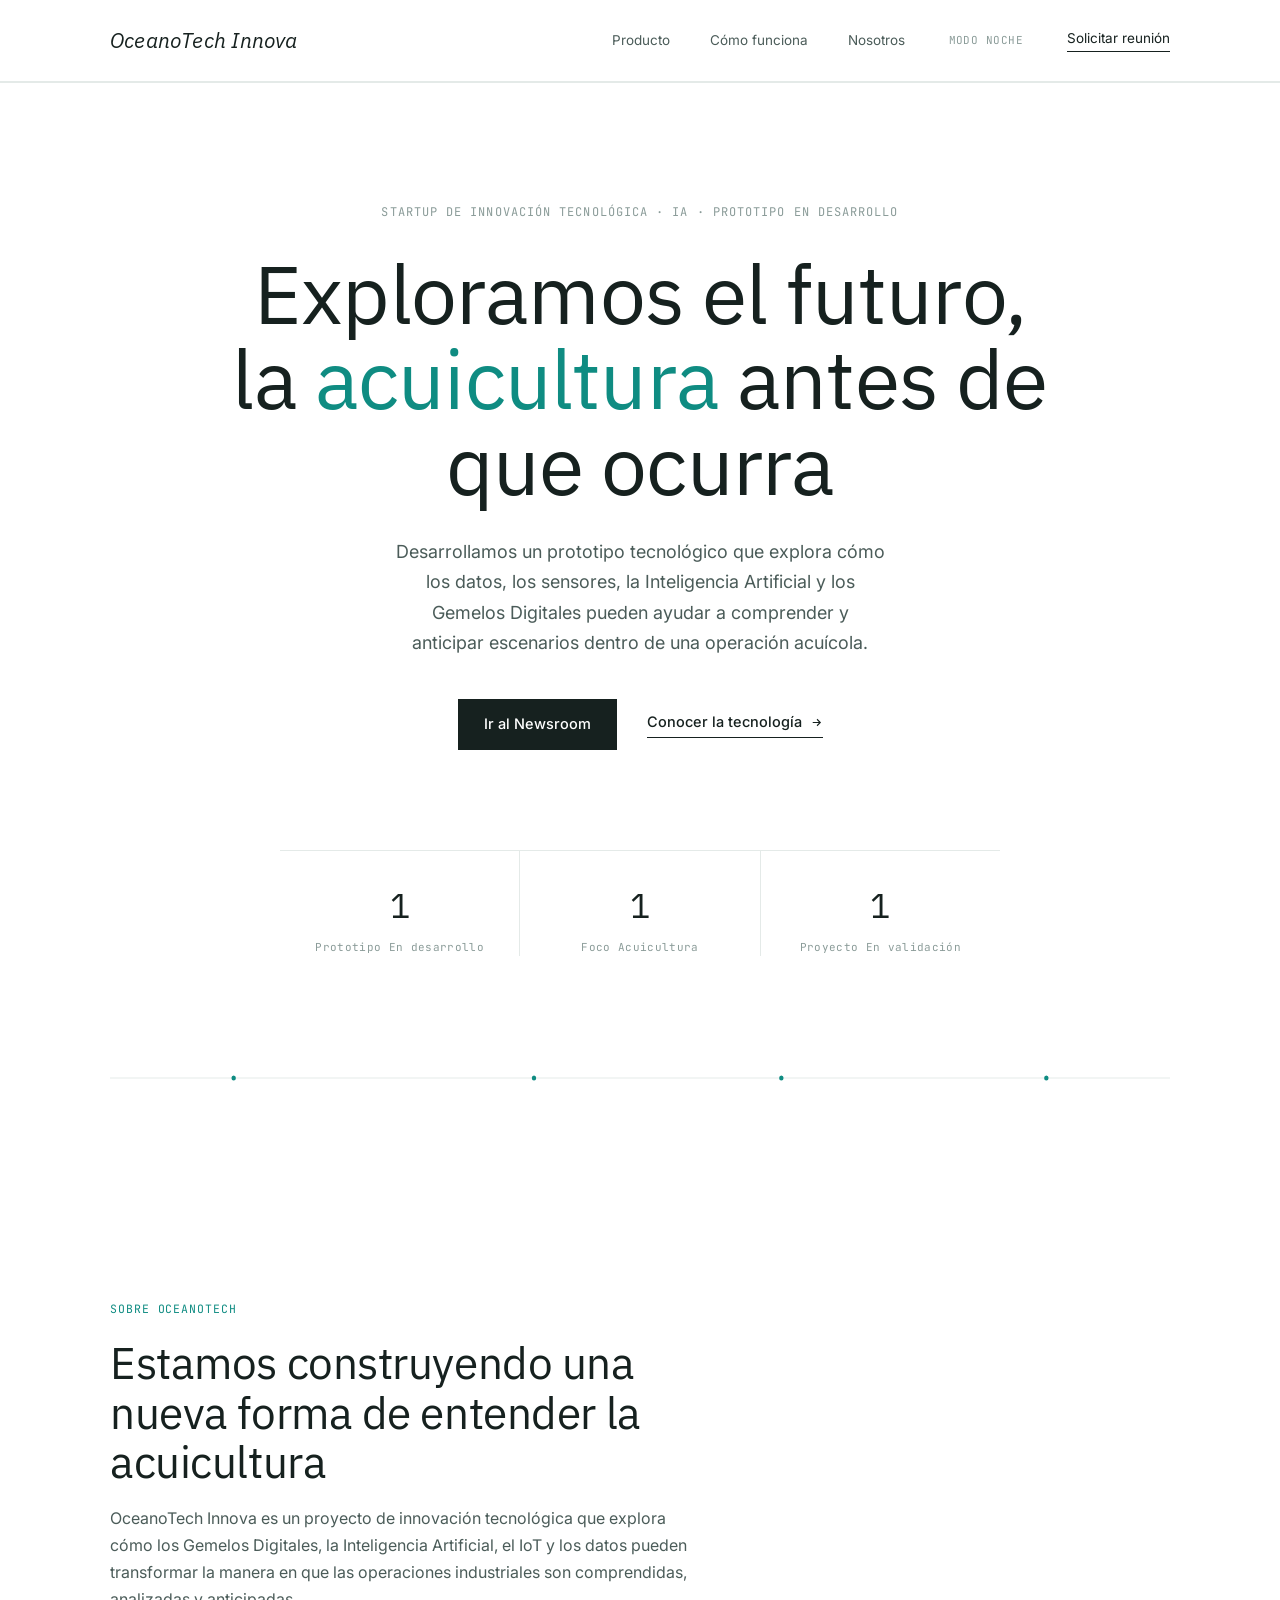
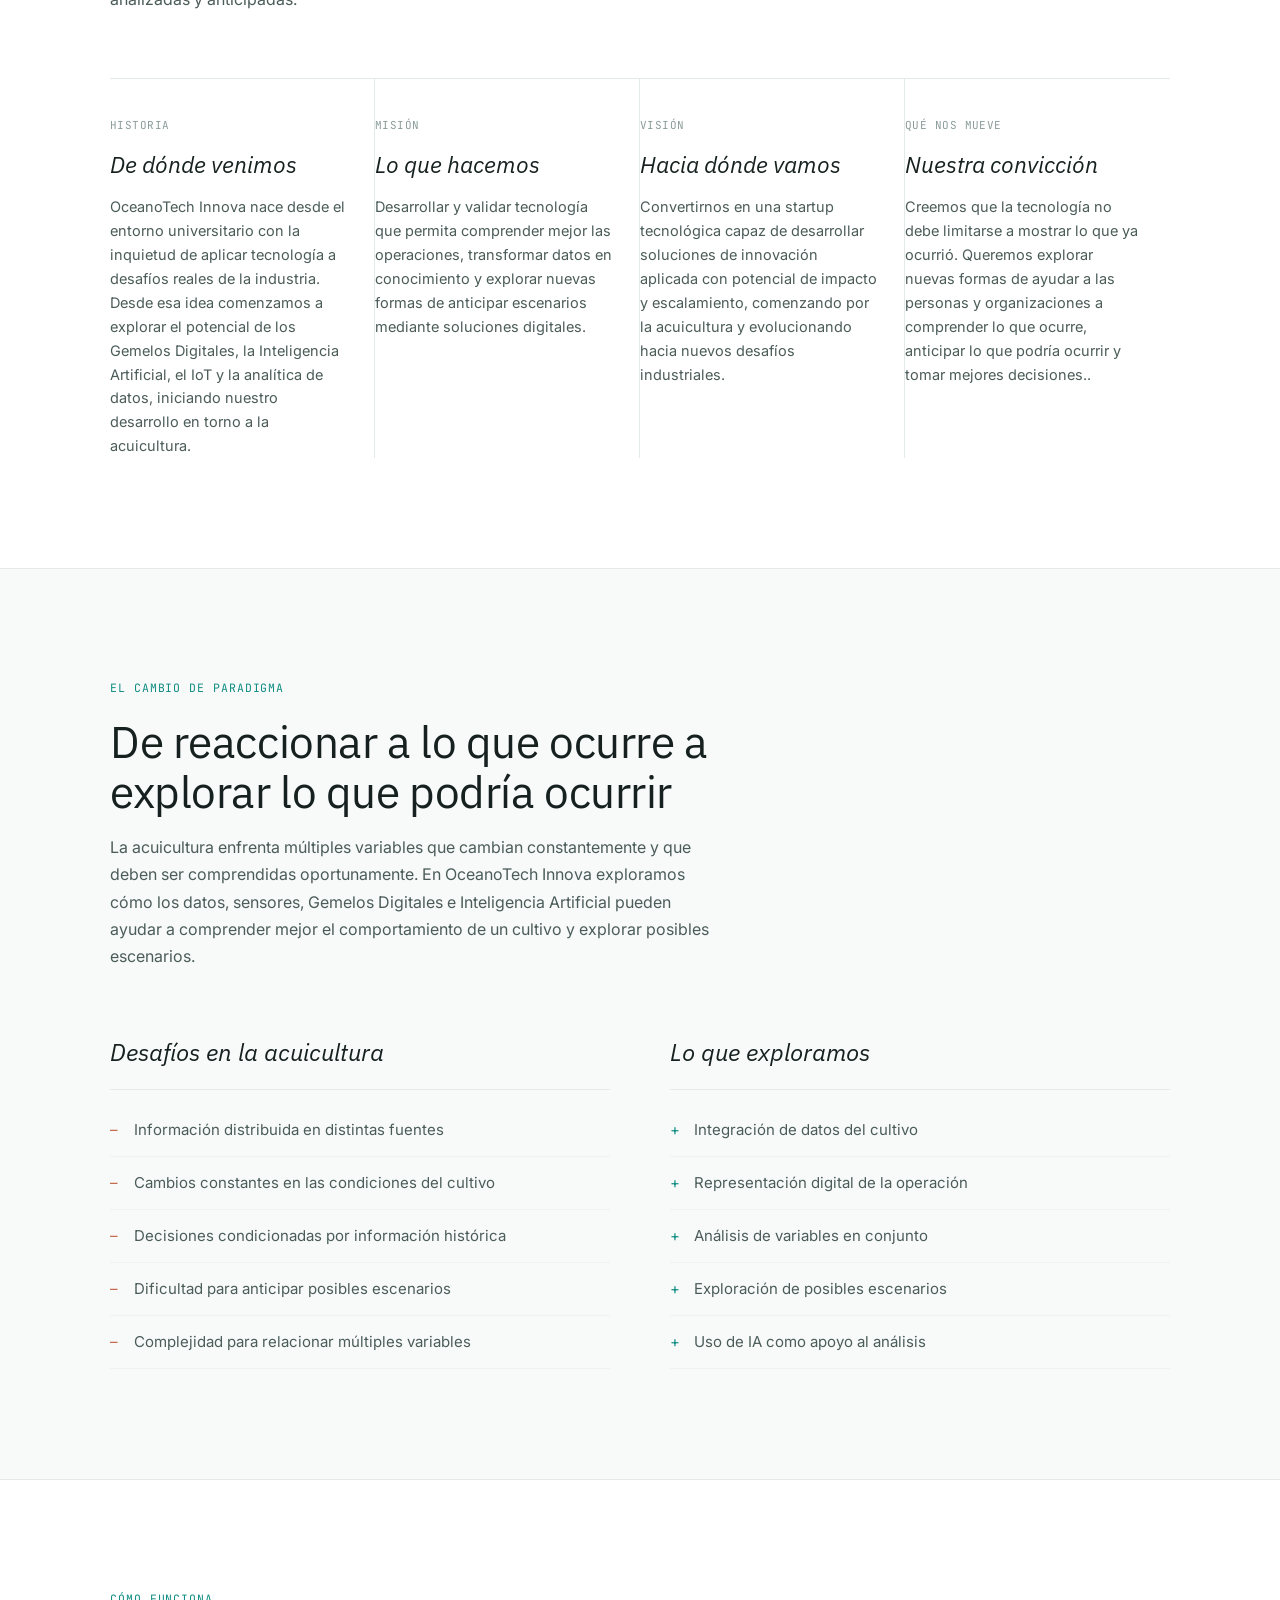
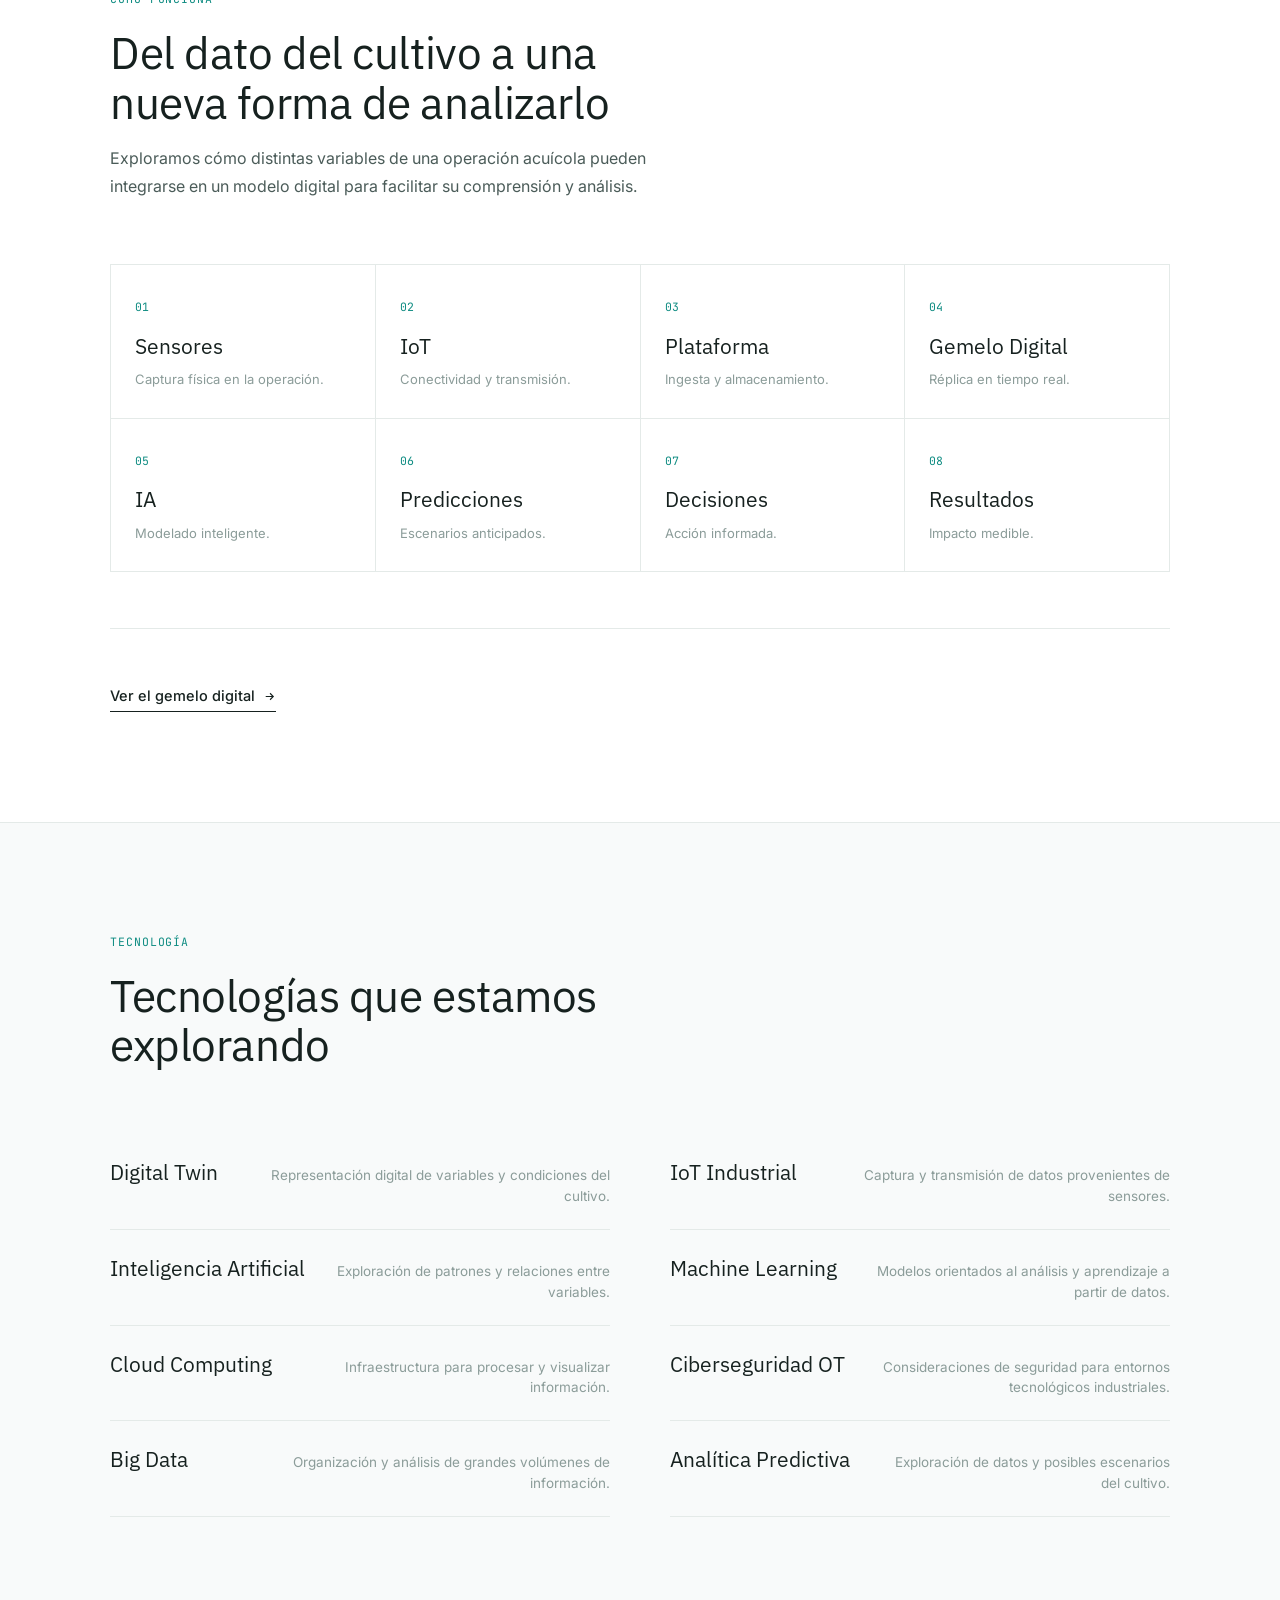
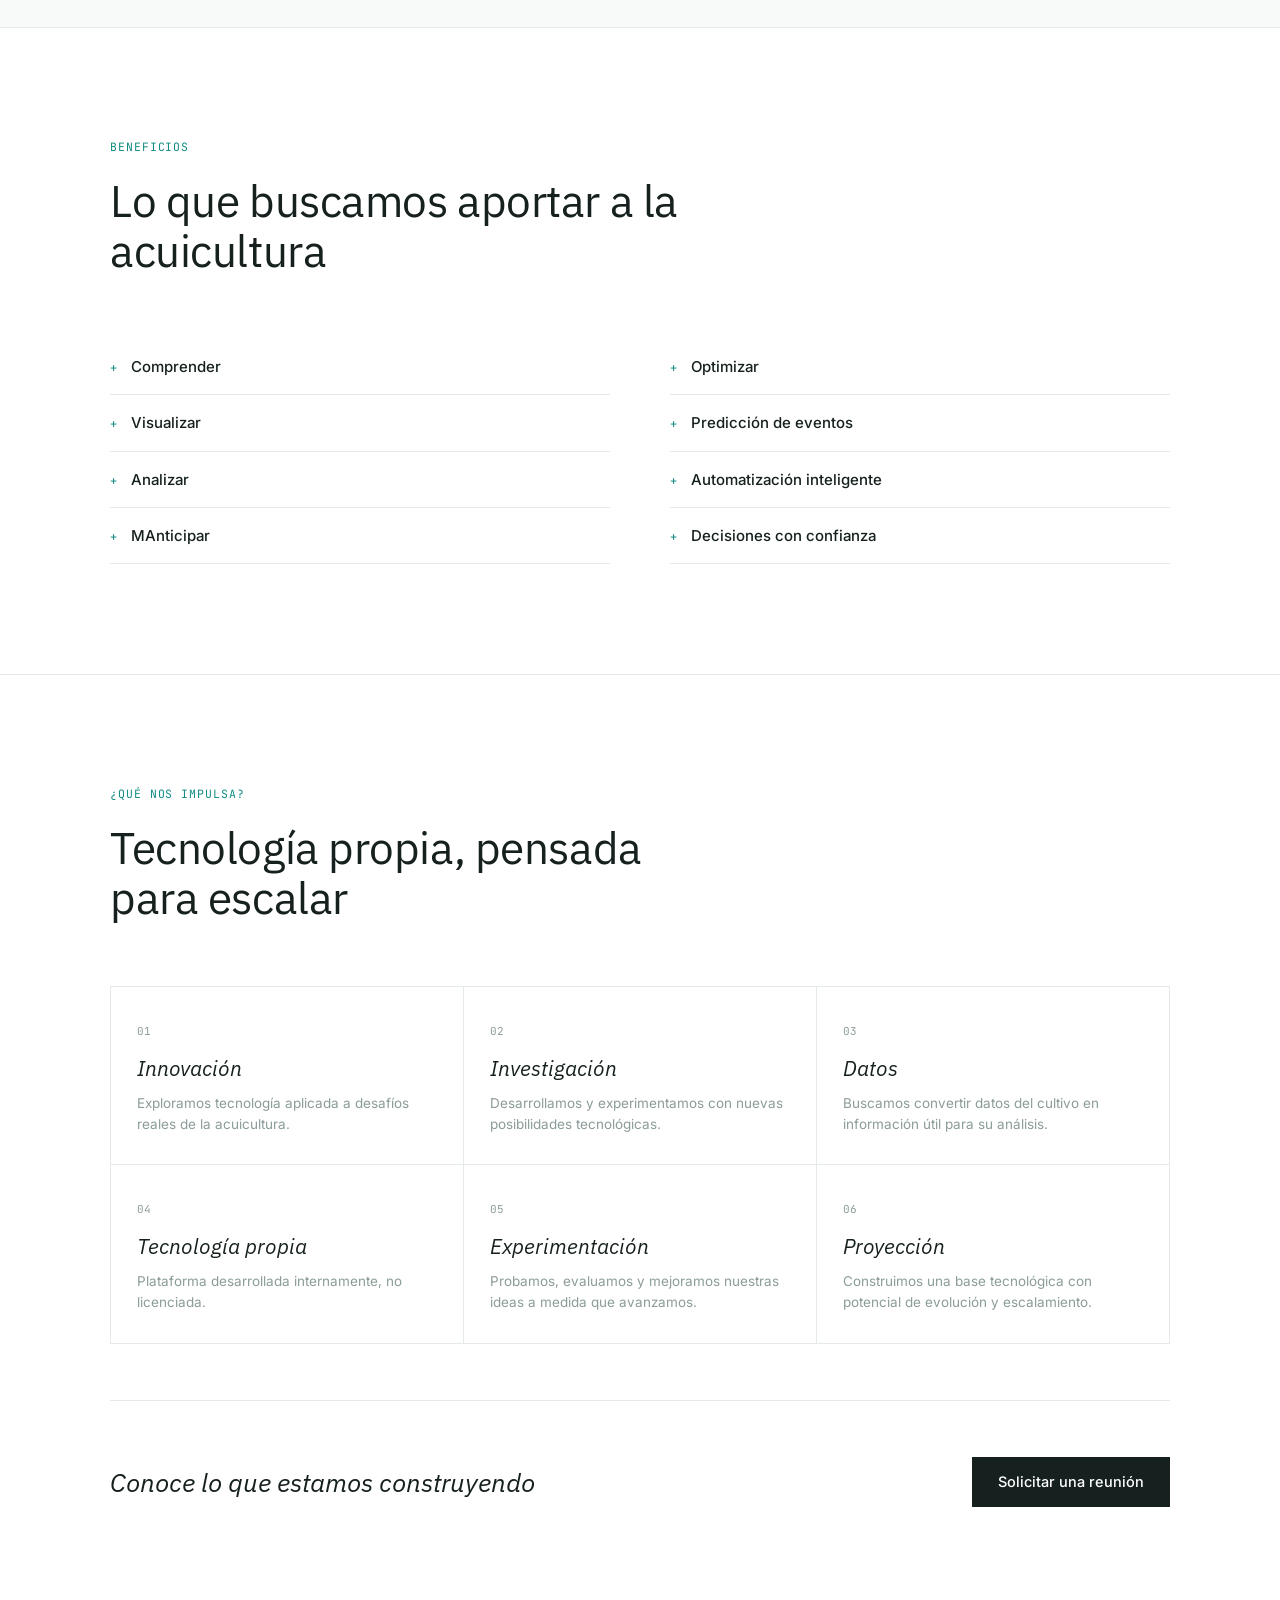
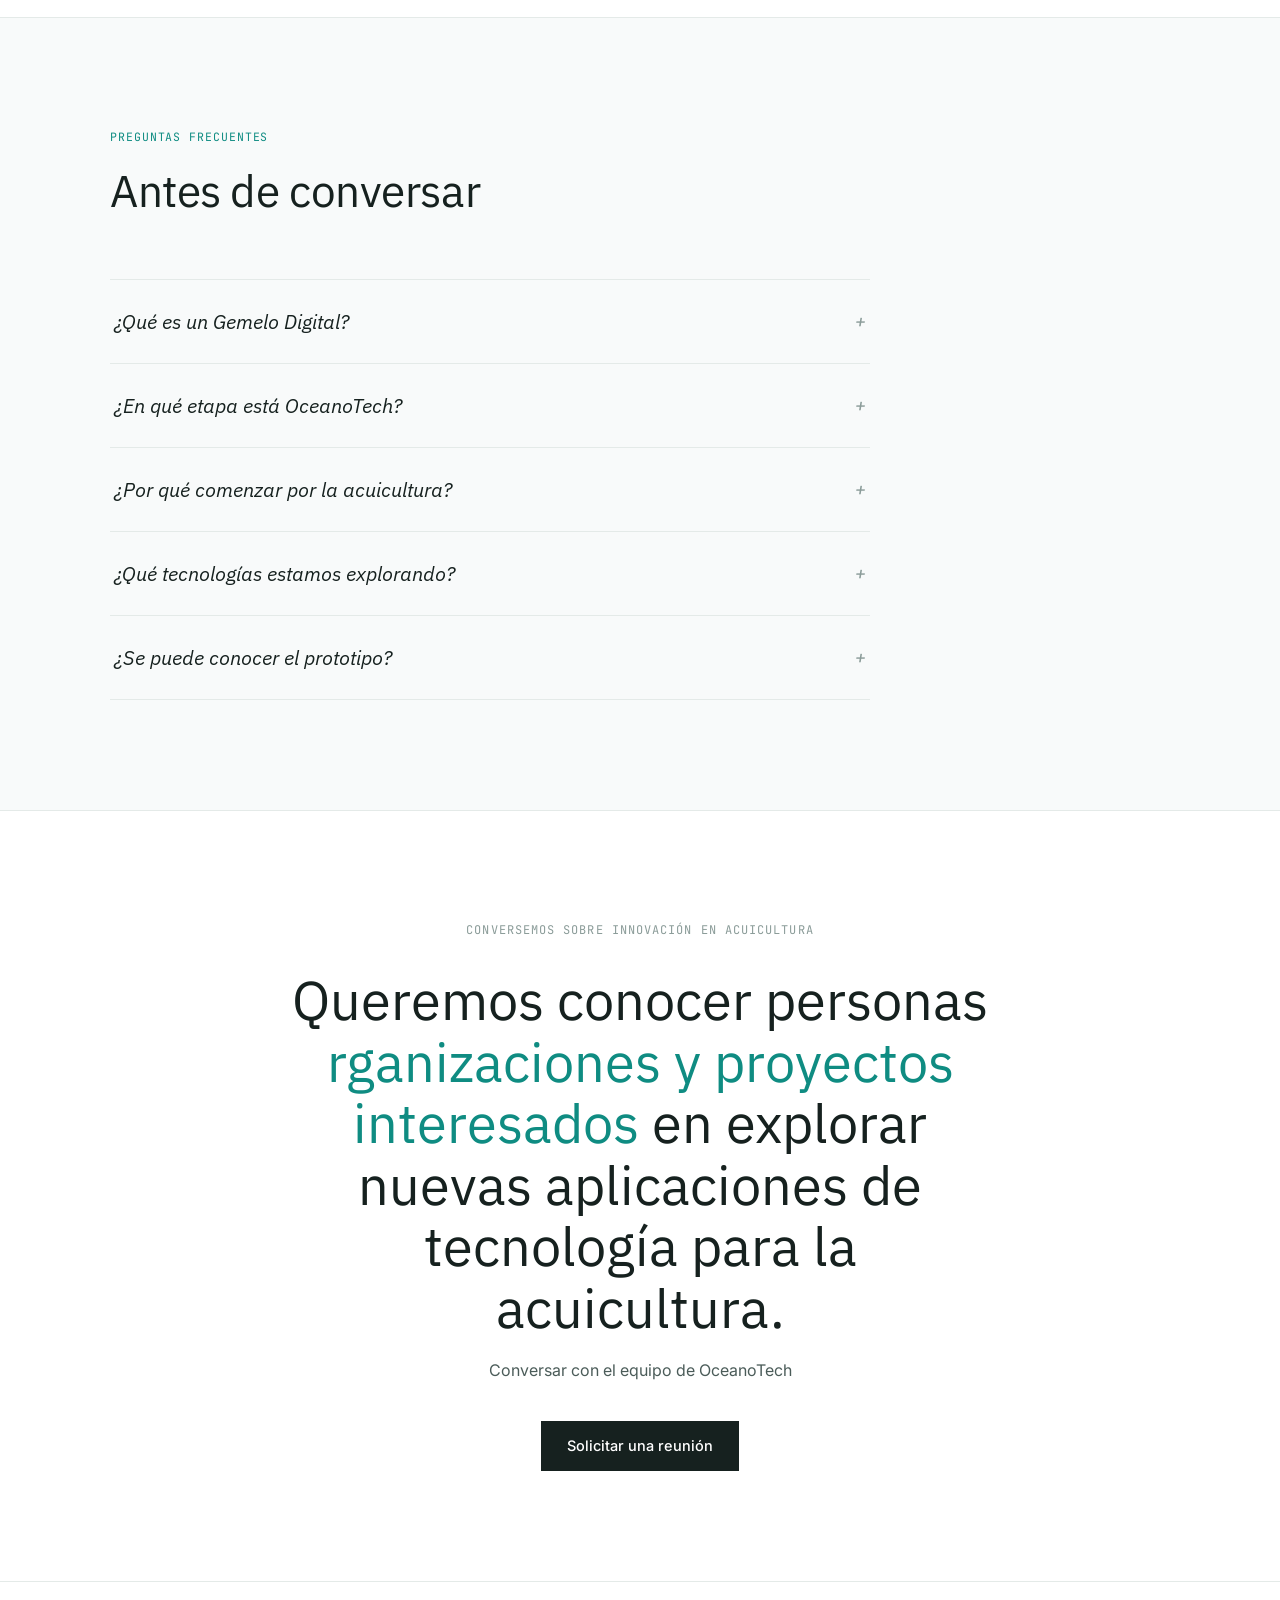
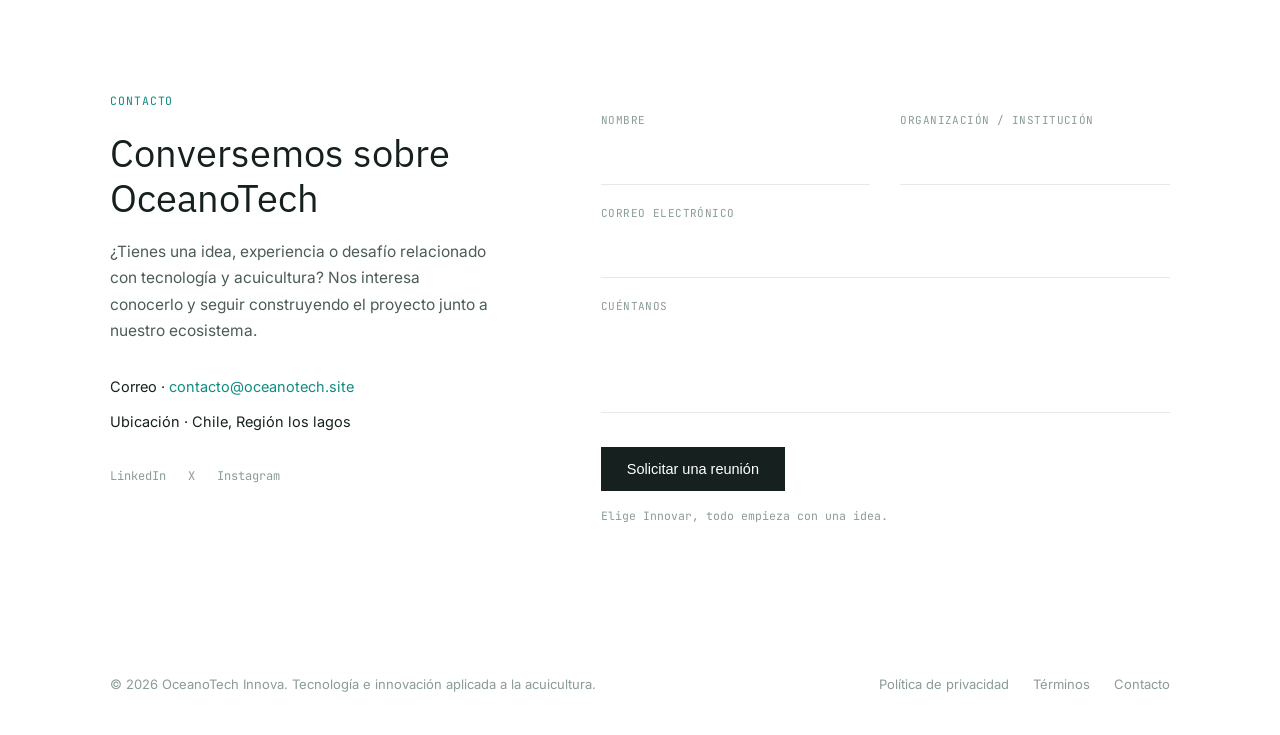
<file: index.html>
<!DOCTYPE html>
<html lang="es">
<head>
<meta charset="UTF-8">
<meta name="viewport" content="width=device-width, initial-scale=1.0">

<!-- ============ SEO ============ -->
<title>OceanoTech Innova | Gemelos Digitales e IA Industrial Predictiva</title>
<meta name="description" content="OceanoTech Innova desarrolla plataformas de Gemelo Digital que integran IoT, Inteligencia Artificial y Analítica Predictiva para convertir datos operacionales en decisiones inteligentes. Empezamos en acuicultura, escalable a minería, energía, manufactura y logística.">
<meta name="keywords" content="Digital Twin, Gemelos Digitales, Transformación Digital, Industria 4.0, IoT Industrial, Inteligencia Artificial Industrial, Analítica Predictiva, Big Data, Ciberseguridad OT, Software Industrial, Digitalización Industrial, Smart Industry, Predictive Maintenance, Industrial AI, Digital Manufacturing">
<meta name="robots" content="index, follow">
<link rel="canonical" href="https://www.oceanotech-innova.com/">

<meta property="og:type" content="website">
<meta property="og:site_name" content="OceanoTech Innova">
<meta property="og:title" content="OceanoTech Innova | Gemelos Digitales e IA Industrial Predictiva">
<meta property="og:description" content="Convertimos datos operacionales en decisiones inteligentes con Gemelos Digitales, IA y Analítica Predictiva. Primera solución para acuicultura, arquitectura escalable a toda la industria.">
<meta property="og:url" content="https://www.oceanotech-innova.com/">
<meta property="og:image" content="https://www.oceanotech-innova.com/og-cover.jpg">
<meta property="og:locale" content="es_LA">

<meta name="twitter:card" content="summary_large_image">
<meta name="twitter:title" content="OceanoTech Innova | Gemelos Digitales e IA Industrial Predictiva">
<meta name="twitter:description" content="Plataformas de Digital Twin, IoT, IA y Analítica Predictiva para transformar operaciones industriales, desde la acuicultura hasta la Industria 4.0.">
<meta name="twitter:image" content="https://www.oceanotech-innova.com/og-cover.jpg">

<script type="application/ld+json">
{
  "@context": "https://schema.org",
  "@type": "Organization",
  "name": "OceanoTech Innova",
  "url": "https://www.oceanotech-innova.com/",
  "logo": "https://www.oceanotech-innova.com/logo.png",
  "description": "OceanoTech Innova desarrolla plataformas de Gemelo Digital que integran IoT, Inteligencia Artificial, Analítica Predictiva y Ciberseguridad Industrial para convertir datos operacionales en decisiones inteligentes.",
  "sameAs": [
    "https://www.linkedin.com/company/oceanotech-innova",
    "https://x.com/oceanotech_innova",
    "https://www.instagram.com/oceanotech.innova"
  ],
  "contactPoint": { "@type": "ContactPoint", "contactType": "ventas", "email": "contacto@oceanotech-innova.com" }
}
</script>
<script type="application/ld+json">
{
  "@context": "https://schema.org",
  "@type": "SoftwareApplication",
  "name": "OceanoTech Innova — Plataforma de Gemelo Digital",
  "applicationCategory": "BusinessApplication",
  "operatingSystem": "Web",
  "description": "Plataforma de Digital Twin que integra datos IoT, Inteligencia Artificial y Analítica Predictiva para modelar operaciones industriales en tiempo real, comenzando por la biomasa acuícola.",
  "offers": { "@type": "Offer", "availability": "https://schema.org/InStock", "url": "https://www.oceanotech-innova.com/#contacto" }
}
</script>
<script type="application/ld+json">
{
  "@context": "https://schema.org",
  "@type": "FAQPage",
  "mainEntity": [
    { "@type": "Question", "name": "¿Qué es un Gemelo Digital industrial?", "acceptedAnswer": { "@type": "Answer", "text": "Es una réplica digital de una operación física, alimentada con datos IoT en tiempo real, que permite simular escenarios y anticipar resultados antes de que ocurran en la operación real." } },
    { "@type": "Question", "name": "¿Cómo se integra OceanoTech con mis sistemas actuales?", "acceptedAnswer": { "@type": "Answer", "text": "La plataforma se conecta a sensores IoT existentes y a sistemas de gestión operativa mediante APIs, sin necesidad de reemplazar la infraestructura que ya tienes." } },
    { "@type": "Question", "name": "¿Qué industrias pueden usar la plataforma hoy?", "acceptedAnswer": { "@type": "Answer", "text": "Hoy está disponible para la industria acuícola. La arquitectura fue diseñada para escalar a minería, energía, manufactura, agroindustria, logística y ciudades inteligentes." } },
    { "@type": "Question", "name": "¿Cuánto tiempo toma implementar OceanoTech?", "acceptedAnswer": { "@type": "Answer", "text": "El tiempo depende de la infraestructura IoT existente. En una reunión inicial evaluamos tu operación y definimos un plan de implementación por fases." } },
    { "@type": "Question", "name": "¿Es segura la plataforma frente a riesgos de ciberseguridad industrial?", "acceptedAnswer": { "@type": "Answer", "text": "Sí. Incorporamos ciberseguridad industrial (OT) desde el diseño de la arquitectura, no como una capa añadida después." } }
  ]
}
</script>
<script type="application/ld+json">
{ "@context": "https://schema.org", "@type": "BreadcrumbList", "itemListElement": [{ "@type": "ListItem", "position": 1, "name": "Inicio", "item": "https://www.oceanotech-innova.com/" }] }
</script>

<link rel="icon" type="image/png" href="assets/imagenes/favicon.png/favicon.ico">
<link rel="preconnect" href="https://fonts.googleapis.com">
<link rel="preconnect" href="https://fonts.gstatic.com" crossorigin>
<link href="https://fonts.googleapis.com/css2?family=IBM+Plex+Sans:wght@300;400;500;600&family=Inter:wght@400;500;600&family=JetBrains+Mono:wght@400;500&display=swap" rel="stylesheet">

<style>
  :root{
    --ink:       #16211F;
    --ink-soft:  #4B5C59;
    --muted:     #8B9C99;
    --line:      #E4EAE8;
    --line-2:    #EEF2F1;
    --teal:      #0F8C82;
    --teal-deep: #0B6A62;
    --coral:     #C4674A;
    --bg:        #FFFFFF;
    --bg-alt:    #F8FAFA;
    --surface:   #FFFFFF;

    --display: 'IBM Plex Sans', sans-serif;
    --body: 'Inter', -apple-system, sans-serif;
    --mono: 'JetBrains Mono', monospace;

    --maxw: 1140px;
    --ease: cubic-bezier(.4,0,.2,1);
  }

  [data-theme="dark"]{
    --ink:       #ECEFEE;
    --ink-soft:  #B7C4C1;
    --muted:     #77918D;
    --line:      #263330;
    --line-2:    #202B29;
    --bg:        #121B19;
    --bg-alt:    #16211F;
    --surface:   #16211F;
    --teal:      #3FBBAF;
    --teal-deep: #2FA89C;
  }

  *{ margin:0; padding:0; box-sizing:border-box; }
  html{ scroll-behavior:smooth; }
  body{
    font-family: var(--body);
    color: var(--ink);
    background: var(--bg);
    -webkit-font-smoothing: antialiased;
    line-height: 1.55;
    transition: background .35s ease, color .35s ease;
  }
  a{ color:inherit; text-decoration:none; }
  ::selection{ background: var(--teal); color: #fff; }
  a:focus-visible, button:focus-visible, input:focus-visible, textarea:focus-visible, summary:focus-visible{
    outline: 1.5px solid var(--teal); outline-offset: 3px;
  }

  .wrap{ max-width: var(--maxw); margin: 0 auto; padding: 0 40px; }
  em{ font-style: normal; }

  .reveal{ opacity:0; transition: opacity 1s var(--ease); }
  .reveal.is-visible{ opacity:1; }
  @media (prefers-reduced-motion: reduce){ .reveal{ opacity:1 !important; transition:none; } }

  /* ================= NAV ================= */
  header.nav{ border-bottom: 1px solid var(--line); position: sticky; top:0; z-index:50; background: var(--bg); transition: background .35s ease, border-color .35s ease; }
  .nav-inner{ max-width: var(--maxw); margin:0 auto; padding: 24px 40px; display:flex; align-items:center; justify-content:space-between; }
  .logo{ font-family: var(--display); font-size: 21px; font-style: italic; letter-spacing: 0.01em; }
  .nav-links{ display:flex; align-items:center; gap: 40px; font-size: 13.5px; }
  .nav-links a:not(.nav-cta){ color: var(--ink-soft); transition: color .15s ease; }
  .nav-links a:not(.nav-cta):hover{ color: var(--ink); }
  .nav-cta{ color: var(--ink) !important; border-bottom: 1px solid var(--ink); padding-bottom: 2px; transition: border-color .15s ease, color .15s ease; }
  .nav-cta:hover{ color: var(--teal) !important; border-color: var(--teal); }

  .theme-toggle{
    background:none; border:none; cursor:pointer; padding:4px;
    font-family: var(--mono); font-size: 11px; letter-spacing: .04em; color: var(--muted);
    text-transform: uppercase; transition: color .15s ease;
  }
  .theme-toggle:hover{ color: var(--ink); }

  /* ================= BUTTONS ================= */
  .btn-primary{
    display:inline-block; padding: 14px 26px; background: var(--ink); color: var(--bg);
    font-size: 14.5px; font-weight:500; border:none; cursor:pointer;
    transition: background .2s ease, color .2s ease;
  }
  .btn-primary:hover{ background: var(--teal); }
  .btn-line{
    display:inline-flex; align-items:center; gap:8px; font-size: 14.5px; font-weight:500; color: var(--ink);
    border-bottom: 1px solid var(--ink); padding-bottom: 3px; transition: color .15s ease, border-color .15s ease, gap .15s ease;
  }
  .btn-line:hover{ color: var(--teal); border-color: var(--teal); gap: 12px; }
  .btn-line svg{ width:13px; height:13px; }

  /* ================= HERO ================= */
  .hero{ padding: 120px 0 80px; text-align:center; }
  .eyebrow{
    font-family: var(--mono); font-size: 12px; letter-spacing:.09em; text-transform:uppercase;
    color: var(--muted); margin-bottom: 30px; display:block;
  }
  h1.headline{
    font-family: var(--display); font-weight:400; font-style:normal;
    font-size: clamp(42px, 6.4vw, 84px); line-height: 1.04; letter-spacing: -0.01em;
    max-width: 920px; margin: 0 auto; color: var(--ink);
  }
  h1.headline em{ color: var(--teal); }
  .sub{
    margin: 30px auto 0; font-size: 18px; line-height:1.7; color: var(--ink-soft);
    max-width: 490px;
  }
  .hero-ctas{ margin-top: 40px; display:flex; gap: 30px; justify-content:center; align-items:center; }

  .hero-stats{
    margin-top: 100px; display:flex; justify-content:center; gap: 0;
    border-top: 1px solid var(--line); max-width: 720px; margin-left:auto; margin-right:auto;
  }
  .hstat{ flex:1; padding: 28px 20px 0; border-right: 1px solid var(--line); }
  .hstat:last-child{ border-right:none; }
  .hstat b{ font-family: var(--display); font-size: 34px; font-weight:400; display:block; }
  .hstat span{ font-family: var(--mono); font-size:11px; color: var(--muted); letter-spacing:.03em; margin-top:8px; display:block; }

  /* ---- signature: quiet horizon line ---- */
  .horizon{ margin-top: 90px; }
  .horizon svg{ width:100%; height:64px; display:block; }
  .horizon-line{ stroke: var(--line); stroke-width:1; }
  .horizon-dot{ fill: var(--teal); }

  /* ================= SECTION SHELL ================= */
  section{ padding: 110px 0; border-top: 1px solid var(--line); transition: border-color .35s ease; }
  .hero + section{ border-top:none; }
  .alt{ background: var(--bg-alt); }
  .section-head{ max-width: 600px; margin-bottom: 64px; }
  .section-head.center{ margin-left:auto; margin-right:auto; text-align:center; }
  .kicker{ font-family: var(--mono); font-size:11.5px; letter-spacing:.08em; color: var(--teal); text-transform:uppercase; display:block; margin-bottom:20px; }
  h2.section-title{ font-family: var(--display); font-weight:400; font-size: clamp(30px, 3.4vw, 44px); line-height:1.14; letter-spacing:-0.01em; }
  .section-desc{ margin-top:18px; font-size:16px; color: var(--ink-soft); line-height:1.7; }

  /* ================= SOBRE (lista, no cards) ================= */
  .about-list{ display:grid; grid-template-columns: repeat(4,1fr); border-top: 1px solid var(--line); }
  .about-item{ padding: 32px 26px 0 0; border-right: 1px solid var(--line); }
  .about-item:last-child{ border-right:none; }
  .about-item span{ font-family: var(--mono); font-size:11px; color: var(--muted); letter-spacing:.04em; text-transform:uppercase; }
  .about-item h3{ font-family: var(--display); font-weight:400; font-style:italic; font-size:23px; margin: 12px 0 12px; }
  .about-item p{ font-size:14.5px; color: var(--ink-soft); line-height:1.65; }

  /* ================= PROBLEMA VS SOLUCION ================= */
  .compare{ display:grid; grid-template-columns: 1fr 1fr; gap: 60px; }
  .compare-col
  .compare-head{ font-family: var(--display); font-style:italic; font-weight:400; font-size:24px; margin-bottom:28px; padding-bottom: 18px; border-bottom: 1px solid var(--line); }
  .compare-list{ list-style:none; display:flex; flex-direction:column; }
  .compare-list li{ font-size:15px; line-height:1.6; padding: 14px 0 14px 24px; position:relative; border-bottom: 1px solid var(--line-2); color: var(--ink-soft); }
  .compare-list li:first-child{ padding-top:0; }
  .problem-list li::before{ content:"–"; position:absolute; left:0; color: var(--coral); }
  .solution-list li::before{ content:"+"; position:absolute; left:0; color: var(--teal); }

  /* ================= COMO FUNCIONA ================= */
  .flow{ display:grid; grid-template-columns: repeat(4,1fr); border-top: 1px solid var(--line); border-left: 1px solid var(--line); }
  .flow-step{ padding: 28px 24px; border-right: 1px solid var(--line); border-bottom: 1px solid var(--line); }
  .flow-num{ font-family: var(--mono); font-size:11.5px; color: var(--teal); }
  .flow-step h4{ font-family: var(--display); font-weight:400; font-size: 21px; margin: 12px 0 8px; }
  .flow-step p{ font-size: 13px; color: var(--muted); line-height:1.5; }

  /* ================= TECNOLOGIAS ================= */
  .tech-list{ display:grid; grid-template-columns: repeat(2,1fr); column-gap: 60px; }
  .tech-item{ display:flex; justify-content:space-between; align-items:baseline; padding: 22px 0; border-bottom: 1px solid var(--line); gap: 24px; }
  .tech-item h3{ font-family: var(--display); font-weight:400; font-size: 21px; white-space:nowrap; }
  .tech-item p{ font-size: 13.5px; color: var(--muted); text-align:right; }

  /* ================= BENEFICIOS ================= */
  .benefits-list{ columns: 2; column-gap: 60px; }
  .benefit{ break-inside: avoid; display:flex; align-items:baseline; gap: 14px; padding: 16px 0; border-bottom: 1px solid var(--line); }
  .benefit-mark{ font-family: var(--mono); font-size: 12px; color: var(--teal); flex-shrink:0; }
  .benefit h3{ font-family: var(--body); font-weight:500; font-size: 15px; }

  /* ================= SECTORES ================= */
  .sector-row{ display:flex; align-items:baseline; justify-content:space-between; padding: 24px 0; border-bottom: 1px solid var(--line); gap: 24px; }
  .sector-row:first-child{ padding-top:0; }
  .sector-name{ font-family: var(--display); font-weight:400; font-size: 26px; flex-shrink:0; width: 240px; }
  .sector-name em{ color: var(--teal); }
  .sector-desc{ font-size: 14px; color: var(--muted); flex:1; }
  .sector-tag{ font-family: var(--mono); font-size:10.5px; letter-spacing:.04em; text-transform:uppercase; color: var(--muted); white-space:nowrap; }
  .sector-tag.live{ color: var(--teal); }

  /* ================= POR QUE ELEGIRNOS ================= */
  .why-grid{ display:grid; grid-template-columns: repeat(3,1fr); border-top:1px solid var(--line); border-left:1px solid var(--line); }
  .why-item{ padding: 30px 26px; border-right:1px solid var(--line); border-bottom:1px solid var(--line); }
  .why-item span{ font-family: var(--mono); font-size:11px; color: var(--muted); }
  .why-item h3{ font-family: var(--display); font-weight:400; font-style:italic; font-size:21px; margin: 10px 0 8px; }
  .why-item p{ font-size:13.5px; color: var(--muted); line-height:1.55; }

  .mid-cta{
    display:flex; align-items:center; justify-content:space-between; gap:24px; flex-wrap:wrap;
    padding-top: 56px; margin-top: 56px; border-top: 1px solid var(--line);
  }
  .mid-cta h3{ font-family: var(--display); font-weight:400; font-style:italic; font-size: 26px; max-width:480px; }

  /* ================= FAQ ================= */
  .faq-list{ max-width: 760px; border-top: 1px solid var(--line); }
  .faq-item{ border-bottom: 1px solid var(--line); }
  .faq-item summary{
    cursor:pointer; list-style:none; padding: 26px 4px; display:flex; justify-content:space-between; align-items:center;
    font-family: var(--display); font-style:italic; font-weight:400; font-size:20px;
  }
  .faq-item summary::-webkit-details-marker{ display:none; }
  .faq-mark{ font-family: var(--mono); font-size: 18px; color: var(--muted); flex-shrink:0; margin-left:20px; transition: transform .2s ease; }
  details[open] .faq-mark{ transform: rotate(45deg); color: var(--teal); }
  .faq-item p{ padding: 0 4px 26px; font-size:14.5px; color: var(--ink-soft); line-height:1.7; max-width: 620px; }

  /* ================= CTA FINAL ================= */
  .cta-final{ text-align:center; }
  .cta-final h2{ font-family: var(--display); font-weight:400; font-size: clamp(32px,4.4vw,54px); max-width:700px; margin:0 auto; line-height:1.14; }
  .cta-final h2 em{ color: var(--teal); }
  .cta-final .section-desc{ margin-left:auto; margin-right:auto; text-align:center; max-width: 440px; }
  .cta-final .hero-ctas{ margin-top:36px; }

  /* ================= CONTACTO ================= */
  .contact-grid{ display:grid; grid-template-columns: 0.85fr 1.15fr; gap:70px; }
  .contact-info h2{ font-family: var(--display); font-weight:400; font-size: clamp(28px,3vw,38px); line-height:1.2; }
  .contact-info p{ margin-top:18px; font-size:15.5px; color: var(--ink-soft); line-height:1.7; max-width:380px; }
  .contact-detail{ margin-top:32px; display:flex; flex-direction:column; gap:12px; font-size:14.5px; }
  .contact-detail a{ color: var(--teal); }
  .social-row{ display:flex; gap: 22px; margin-top:34px; }
  .social-row a{ font-family: var(--mono); font-size:12px; color: var(--muted); border-bottom: 1px solid transparent; transition: color .15s ease, border-color .15s ease; }
  .social-row a:hover{ color: var(--ink); border-color: var(--ink); }

  .form-fields{ display:flex; flex-direction:column; }
  .form-row{ display:grid; grid-template-columns: 1fr 1fr; gap: 30px; }
  .field{ padding: 20px 0; border-bottom: 1px solid var(--line); }
  .field label{ font-family: var(--mono); font-size:11px; letter-spacing:.04em; text-transform:uppercase; color: var(--muted); display:block; margin-bottom:10px; }
  .field input, .field textarea{
    font-family: var(--body); font-size:16px; border:none; background:none; color: var(--ink); width:100%;
    resize:none; padding:0;
  }
  .field input:focus, .field textarea:focus{ outline:none; }
  .form-fields .btn-primary{ margin-top: 34px; align-self:flex-start; }
  .form-note{ font-family: var(--mono); font-size:11.5px; color: var(--muted); margin-top:16px; }

  footer{ padding: 40px 0; }
  .footer-inner{ display:flex; justify-content:space-between; align-items:center; flex-wrap:wrap; gap:16px; font-size:13px; color: var(--muted); }
  .footer-links{ display:flex; gap:24px; }
  .footer-links a:hover{ color: var(--ink); }

  /* ================= RESPONSIVE ================= */
  @media (max-width: 980px){
    .wrap, .nav-inner{ padding-left:24px; padding-right:24px; }
    .hero{ padding: 90px 0 60px; }
    .about-list, .why-grid{ grid-template-columns: repeat(2,1fr); }
    .about-item:nth-child(2){ border-right:none; }
    .why-item:nth-child(3n){ border-right: 1px solid var(--line); }
    .why-item:nth-child(2n){ border-right:none; }
    .flow{ grid-template-columns: repeat(2,1fr); }
    .compare{ grid-template-columns:1fr; gap: 40px; }
    .tech-list{ grid-template-columns: 1fr; }
    .contact-grid{ grid-template-columns:1fr; gap:50px; }
    .nav-links a:not(.theme-toggle):not(.nav-cta){ display:none; }
    .sector-name{ width: auto; }
  }
  @media (max-width: 640px){
    .about-list, .why-grid, .flow{ grid-template-columns: 1fr; }
    .about-item, .why-item, .flow-step{ border-right:none !important; }
    .benefits-list{ columns: 1; }
    .hero-stats{ flex-direction:column; }
    .hstat{ border-right:none; border-bottom: 1px solid var(--line); padding-bottom: 20px; }
    .hstat:last-child{ border-bottom:none; }
    .form-row{ grid-template-columns: 1fr; }
    .sector-row{ flex-direction:column; gap:8px; }
    section{ padding: 76px 0; }
    .hero-ctas{ flex-direction:column; gap:20px; }
  }
</style>
</head>
<body>

<header class="nav">
  <div class="nav-inner">
    <div class="logo">OceanoTech Innova</div>
    <nav class="nav-links">
      <a href="#producto">Producto</a>
      <a href="#como-funciona">Cómo funciona</a>
      <a href="Newsroom/index.html">Nosotros</a>
      <button class="theme-toggle" id="themeToggle">Modo noche</button>
      <a href="#contacto" class="nav-cta">Solicitar reunión</a>
      
    </nav>
  </div>
</header>

<main>

  <!-- ================= HERO ================= -->
  <section class="hero">
    <div class="wrap">
      <span class="eyebrow">Startup de innovación tecnológica · IA · Prototipo en desarrollo</span>
      <h1 class="headline">Exploramos el futuro,<br> la <em>acuicultura</em> antes de que ocurra</h1>
      <p class="sub">Desarrollamos un prototipo tecnológico que explora cómo los datos, los sensores, la Inteligencia Artificial y los Gemelos Digitales pueden ayudar a comprender y anticipar escenarios dentro de una operación acuícola.</p>
      <div class="hero-ctas">
        <a href="newsroom/index.html" class="btn-primary">Ir al Newsroom</a>
        <a href="#producto" class="btn-line">Conocer la tecnología <svg viewBox="0 0 24 24" fill="none" stroke="currentColor" stroke-width="2"><path d="M5 12h14M13 6l6 6-6 6"/></svg></a>
      </div>

      <div class="hero-stats reveal">
        <div class="hstat"><b>1</b><span>Prototipo
En desarrollo</span></div>
        <div class="hstat"><b>1</b><span>Foco
Acuicultura</span></div>
        <div class="hstat"><b>1</b><span>Proyecto
En validación</span></div>
      </div>

      <div class="horizon">
        <svg viewBox="0 0 1200 64" preserveAspectRatio="none">
          <line class="horizon-line" x1="0" y1="32" x2="1200" y2="32"></line>
          <circle class="horizon-dot" cx="140" cy="32" r="2.5"></circle>
          <circle class="horizon-dot" cx="480" cy="32" r="2.5"></circle>
          <circle class="horizon-dot" cx="760" cy="32" r="2.5"></circle>
          <circle class="horizon-dot" cx="1060" cy="32" r="2.5"></circle>
        </svg>
      </div>
    </div>
  </section>

  <!-- ================= SOBRE ================= -->
  <section id="nosotros">
    <div class="wrap">
      <div class="section-head reveal">
        <span class="kicker">Sobre OceanoTech</span>
        <h2 class="section-title">Estamos construyendo una nueva forma de entender la acuicultura</h2>
        <p class="section-desc">OceanoTech Innova es un proyecto de innovación tecnológica que explora cómo los Gemelos Digitales, la Inteligencia Artificial, el IoT y los datos pueden transformar la manera en que las operaciones industriales son comprendidas, analizadas y anticipadas.</p>
      </div>
      <div class="about-list reveal">
        <div class="about-item"><span>Historia</span><h3>De dónde venimos</h3><p>OceanoTech Innova nace desde el entorno universitario con la inquietud de aplicar tecnología a desafíos reales de la industria. Desde esa idea comenzamos a explorar el potencial de los Gemelos Digitales, la Inteligencia Artificial, el IoT y la analítica de datos, iniciando nuestro desarrollo en torno a la acuicultura.</p></div>
        <div class="about-item"><span>Misión</span><h3>Lo que hacemos</h3><p>Desarrollar y validar tecnología que permita comprender mejor las operaciones, transformar datos en conocimiento y explorar nuevas formas de anticipar escenarios mediante soluciones digitales.</p></div>
        <div class="about-item"><span>Visión</span><h3>Hacia dónde vamos</h3><p>Convertirnos en una startup tecnológica capaz de desarrollar soluciones de innovación aplicada con potencial de impacto y escalamiento, comenzando por la acuicultura y evolucionando hacia nuevos desafíos industriales.</p></div>
        <div class="about-item"><span>Qué nos mueve</span><h3>Nuestra convicción</h3><p>Creemos que la tecnología no debe limitarse a mostrar lo que ya ocurrió. Queremos explorar nuevas formas de ayudar a las personas y organizaciones a comprender lo que ocurre, anticipar lo que podría ocurrir y tomar mejores decisiones..</p></div>
      </div>
    </div>
  </section>

  <!-- ================= PROBLEMA VS SOLUCION ================= -->
  <section class="alt" id="producto">
    <div class="wrap">
      <div class="section-head reveal">
        <span class="kicker">El cambio de paradigma</span>
        <h2 class="section-title">De reaccionar a lo que ocurre a explorar lo que podría ocurrir</h2>
        <p class="section-desc">La acuicultura enfrenta múltiples variables que cambian constantemente y que deben ser comprendidas oportunamente. En OceanoTech Innova exploramos cómo los datos, sensores, Gemelos Digitales e Inteligencia Artificial pueden ayudar a comprender mejor el comportamiento de un cultivo y explorar posibles escenarios.</p>
      </div>
      <div class="compare reveal">
        <div class="compare-col">
          <div class="compare-head">Desafíos en la acuicultura</div>
          <ul class="compare-list problem-list">
            <li>Información distribuida en distintas fuentes</li>
            <li>Cambios constantes en las condiciones del cultivo</li>
            <li>Decisiones condicionadas por información histórica</li>
            <li>Dificultad para anticipar posibles escenarios</li>
            <li>Complejidad para relacionar múltiples variables</li>
          </ul>
        </div>
        <div class="compare-col">
          <div class="compare-head">Lo que exploramos</div>
          <ul class="compare-list solution-list">
            <li>Integración de datos del cultivo</li>
            <li>Representación digital de la operación</li>
            <li>Análisis de variables en conjunto</li>
            <li>Exploración de posibles escenarios</li>
            <li>Uso de IA como apoyo al análisis</li>
            
          </ul>
        </div>
      </div>
    </div>
  </section>

  <!-- ================= COMO FUNCIONA ================= -->
  <section id="como-funciona">
    <div class="wrap">
      <div class="section-head reveal">
        <span class="kicker">Cómo funciona</span>
        <h2 class="section-title">Del dato del cultivo a una nueva forma de analizarlo</h2>
        <p class="section-desc">Exploramos cómo distintas variables de una operación acuícola pueden integrarse en un modelo digital para facilitar su comprensión y análisis.</p>
      </div>
      <div class="flow reveal">
        <div class="flow-step"><span class="flow-num">01</span><h4>Sensores</h4><p>Captura física en la operación.</p></div>
        <div class="flow-step"><span class="flow-num">02</span><h4>IoT</h4><p>Conectividad y transmisión.</p></div>
        <div class="flow-step"><span class="flow-num">03</span><h4>Plataforma</h4><p>Ingesta y almacenamiento.</p></div>
        <div class="flow-step"><span class="flow-num">04</span><h4>Gemelo Digital</h4><p>Réplica en tiempo real.</p></div>
        <div class="flow-step"><span class="flow-num">05</span><h4>IA</h4><p>Modelado inteligente.</p></div>
        <div class="flow-step"><span class="flow-num">06</span><h4>Predicciones</h4><p>Escenarios anticipados.</p></div>
        <div class="flow-step"><span class="flow-num">07</span><h4>Decisiones</h4><p>Acción informada.</p></div>
        <div class="flow-step"><span class="flow-num">08</span><h4>Resultados</h4><p>Impacto medible.</p></div>
      </div>
      <div class="mid-cta reveal">
        <a href="https://dashboard.oceanotech.site/#gemelo" class="btn-line">Ver el gemelo digital <svg viewBox="0 0 24 24" fill="none" stroke="currentColor" stroke-width="2"><path d="M5 12h14M13 6l6 6-6 6"/></svg></a>
      </div>
    </div>
  </section>

  <!-- ================= TECNOLOGIAS ================= -->
  <section class="alt">
    <div class="wrap">
      <div class="section-head reveal">
        <span class="kicker">Tecnología</span>
        <h2 class="section-title">Tecnologías que estamos explorando</h2>
      </div>
      <div class="tech-list reveal">
        <div class="tech-item"><h3>Digital Twin</h3><p>Representación digital de variables y condiciones del cultivo.</p></div>
        <div class="tech-item"><h3>IoT Industrial</h3><p>Captura y transmisión de datos provenientes de sensores.</p></div>
        <div class="tech-item"><h3>Inteligencia Artificial</h3><p>Exploración de patrones y relaciones entre variables.</p></div>
        <div class="tech-item"><h3>Machine Learning</h3><p>Modelos orientados al análisis y aprendizaje a partir de datos.</p></div>
        <div class="tech-item"><h3>Cloud Computing</h3><p>Infraestructura para procesar y visualizar información.</p></div>
        <div class="tech-item"><h3>Ciberseguridad OT</h3><p>Consideraciones de seguridad para entornos tecnológicos industriales.</p></div>
        <div class="tech-item"><h3>Big Data</h3><p>Organización y análisis de grandes volúmenes de información.</p></div>
        <div class="tech-item"><h3>Analítica Predictiva</h3><p>Exploración de datos y posibles escenarios del cultivo.</p></div>
      </div>
    </div>
  </section>

  <!-- ================= BENEFICIOS ================= -->
  <section>
    <div class="wrap">
      <div class="section-head reveal">
        <span class="kicker">Beneficios</span>
        <h2 class="section-title">Lo que buscamos aportar a la acuicultura</h2>
      </div>
      <div class="benefits-list reveal">
        <div class="benefit"><span class="benefit-mark">+</span><h3>Comprender</h3></div>
        <div class="benefit"><span class="benefit-mark">+</span><h3>Visualizar</h3></div>
        <div class="benefit"><span class="benefit-mark">+</span><h3>Analizar</h3></div>
        <div class="benefit"><span class="benefit-mark">+</span><h3>MAnticipar</h3></div>
        <div class="benefit"><span class="benefit-mark">+</span><h3>Optimizar</h3></div>
        <div class="benefit"><span class="benefit-mark">+</span><h3>Predicción de eventos</h3></div>
        <div class="benefit"><span class="benefit-mark">+</span><h3>Automatización inteligente</h3></div>
        <div class="benefit"><span class="benefit-mark">+</span><h3>Decisiones con confianza</h3></div>
      </div>
    </div>
  </section>
  <!-- ================= POR QUE ELEGIRNOS ================= -->
  <section>
    <div class="wrap">
      <div class="section-head reveal">
        <span class="kicker">¿Qué nos impulsa?</span>
        <h2 class="section-title">Tecnología propia, pensada para escalar</h2>
      </div>
      <div class="why-grid reveal">
        <div class="why-item"><span>01</span><h3>Innovación</h3><p>Exploramos tecnología aplicada a desafíos reales de la acuicultura.</p></div>
        <div class="why-item"><span>02</span><h3>Investigación</h3><p>Desarrollamos y experimentamos con nuevas posibilidades tecnológicas.</p></div>
        <div class="why-item"><span>03</span><h3>Datos</h3><p>Buscamos convertir datos del cultivo en información útil para su análisis.</p></div>
        <div class="why-item"><span>04</span><h3>Tecnología propia</h3><p>Plataforma desarrollada internamente, no licenciada.</p></div>
        <div class="why-item"><span>05</span><h3>Experimentación</h3><p>Probamos, evaluamos y mejoramos nuestras ideas a medida que avanzamos.</p></div>
        <div class="why-item"><span>06</span><h3>Proyección</h3><p>Construimos una base tecnológica con potencial de evolución y escalamiento.</p></div>
      </div>
      <div class="mid-cta reveal">
        <h3>Conoce lo que estamos construyendo</h3>
        <a href="#contacto" class="btn-primary">Solicitar una reunión</a>
      </div>
    </div>
  </section>

  <!-- ================= FAQ ================= -->
  <section class="alt">
    <div class="wrap">
      <div class="section-head reveal">
        <span class="kicker">Preguntas frecuentes</span>
        <h2 class="section-title">Antes de conversar</h2>
      </div>
      <div class="faq-list reveal">
        <details class="faq-item">
          <summary>¿Qué es un Gemelo Digital?<span class="faq-mark">+</span></summary>
          <p>Una representación digital de una operación física que permite visualizar y analizar información de su comportamiento.</p>
        </details>
        <details class="faq-item">
          <summary>¿En qué etapa está OceanoTech?<span class="faq-mark">+</span></summary>
          <p>Actualmente desarrollamos y validamos un prototipo tecnológico aplicado a la acuicultura</p>
        </details>
        <details class="faq-item">
          <summary>¿Por qué comenzar por la acuicultura?<span class="faq-mark">+</span></summary>
          <p>Porque es el primer desafío sobre el que estamos desarrollando y experimentando con esta tecnología.</p>
        </details>
        <details class="faq-item">
          <summary>¿Qué tecnologías estamos explorando?<span class="faq-mark">+</span></summary>
          <p>Gemelos Digitales, IoT, Inteligencia Artificial, Machine Learning, Cloud Computing y analítica de datos.</p>
        </details>
        <details class="faq-item">
          <summary>¿Se puede conocer el prototipo?<span class="faq-mark">+</span></summary>
          <p>Sí. Puedes conocer el desarrollo y los avances del proyecto a través de nuestro Newsroom o contactarnos para conversar sobre OceanoTech.</p>
        </details>
      </div>
    </div>
  </section>

  <!-- ================= CTA FINAL ================= -->
  <section>
    <div class="wrap cta-final reveal">
      <span class="eyebrow">Conversemos sobre innovación en acuicultura</span>
      <h2>Queremos conocer personas <em>rganizaciones y proyectos interesados</em> en explorar nuevas aplicaciones de tecnología para la acuicultura.</h2>
      <p class="section-desc">Conversar con el equipo de OceanoTech</p>
      <div class="hero-ctas"><a href="#contacto" class="btn-primary">Solicitar una reunión</a></div>
    </div>
  </section>

  <!-- ================= CONTACTO ================= -->
  <section id="contacto">
    <div class="wrap">
      <div class="contact-grid">
        <div class="contact-info reveal">
          <span class="kicker">Contacto</span>
          <h2>Conversemos sobre OceanoTech</h2>
          <p>¿Tienes una idea, experiencia o desafío relacionado con tecnología y acuicultura? Nos interesa conocerlo y seguir construyendo el proyecto junto a nuestro ecosistema.</p>
          <div class="contact-detail">
            <div>Correo · <a href="mailto:contacto@oceanotech.site">contacto@oceanotech.site</a></div>
            <div>Ubicación · Chile, Región los lagos</div>
          </div>
          <div class="social-row">
            <a href="https://www.linkedin.com/company/oceanotech-innova/?viewAsMember=true" target="_blank">LinkedIn</a>
            <a href="https://twitter.com/OceanoTech" target="_blank">X</a>
            <a href="https://www.instagram.com/oceanotech.e/" target="_blank">Instagram</a>
          </div>
        </div>

        <form class="form-fields reveal" onsubmit="event.preventDefault(); this.querySelector('.form-note').textContent='Gracias — te contactaremos pronto.';">
          <div class="form-row">
            <div class="field"><label for="nombre">Nombre</label><input id="nombre" type="text" required></div>
            <div class="field"><label for="empresa">Organización / Institución</label><input id="empresa" type="text" required></div>
          </div>
          <div class="field"><label for="correo">Correo electrónico</label><input id="correo" type="email" required></div>
          <div class="field"><label for="mensaje">Cuéntanos</label><textarea id="mensaje" rows="3"></textarea></div>
          <button type="submit" class="btn-primary">Solicitar una reunión</button>
          <p class="form-note">Elige Innovar, todo empieza con una idea.</p>
        </form>
      </div>
    </div>
  </section>

</main>

<footer>
  <div class="wrap footer-inner">
    <span>© 2026 OceanoTech Innova. Tecnología e innovación aplicada a la acuicultura.</span>
    <div class="footer-links">
      <a href="#">Política de privacidad</a>
      <a href="#">Términos</a>
      <a href="#contacto">Contacto</a>
    </div>
  </div>
</footer>

<script>
  const toggle = document.getElementById('themeToggle');
  toggle.addEventListener('click', () => {
    const root = document.documentElement;
    const isDark = root.getAttribute('data-theme') === 'dark';
    root.setAttribute('data-theme', isDark ? 'light' : 'dark');
    toggle.textContent = isDark ? 'Modo noche' : 'Modo día';
  });

  const prefersReduced = window.matchMedia('(prefers-reduced-motion: reduce)').matches;
  if (!prefersReduced && 'IntersectionObserver' in window) {
    const io = new IntersectionObserver((entries) => {
      entries.forEach(e => { if (e.isIntersecting) { e.target.classList.add('is-visible'); io.unobserve(e.target); } });
    }, { threshold: 0.12 });
    document.querySelectorAll('.reveal').forEach(el => io.observe(el));
  } else {
    document.querySelectorAll('.reveal').forEach(el => el.classList.add('is-visible'));
  }
</script>

</body>
</html>
</file>
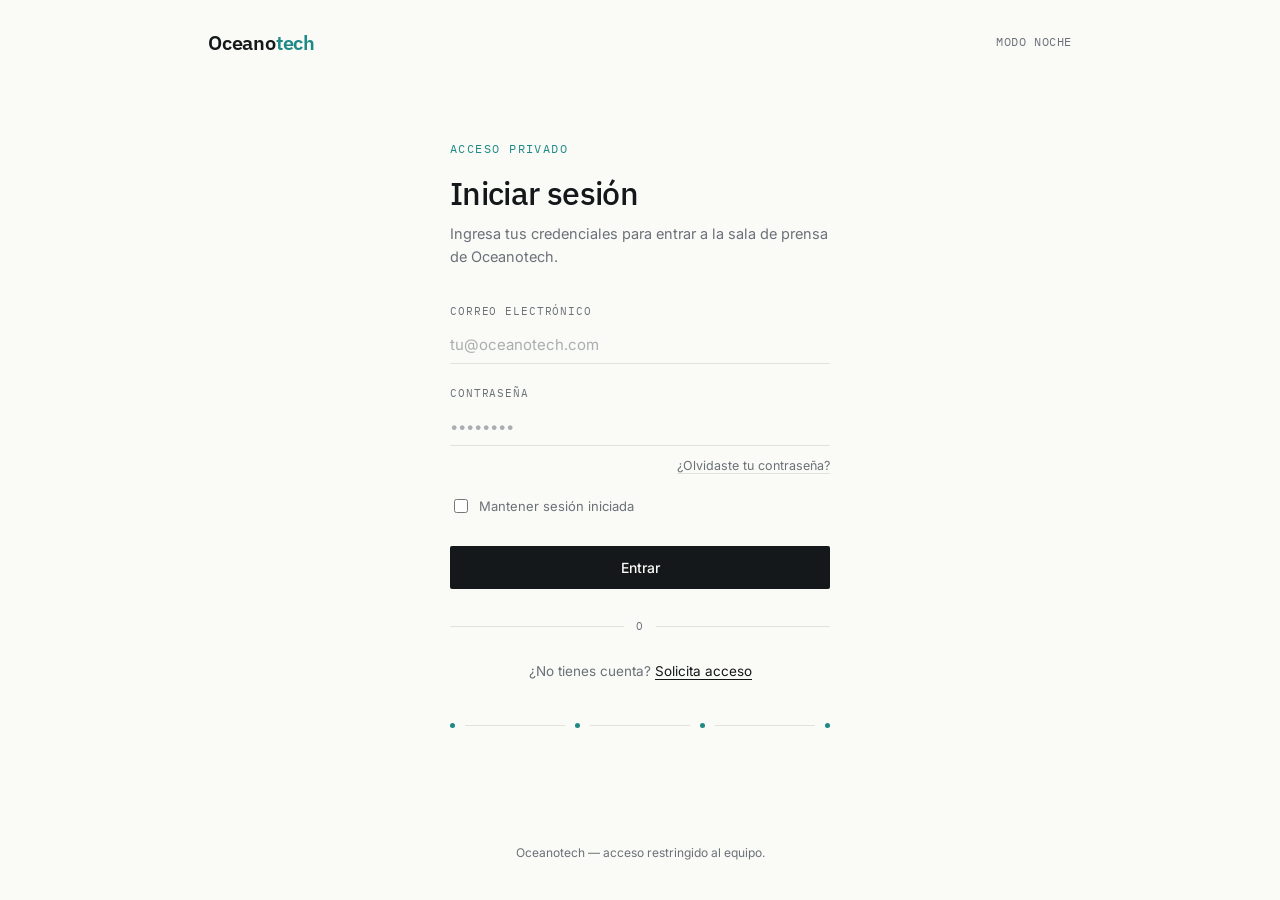
<file: Login/index.html>
<!DOCTYPE html>
<html lang="es">
<head>
<meta charset="UTF-8">
<meta name="viewport" content="width=device-width, initial-scale=1.0">
<title>OceanoTech — Iniciar sesión</title>
<link rel="icon" type="image/png" href="../assets/imagenes/favicon.png/favicon.ico">
<link rel="preconnect" href="https://fonts.googleapis.com">
<link rel="preconnect" href="https://fonts.gstatic.com" crossorigin>
<link href="https://fonts.googleapis.com/css2?family=IBM+Plex+Sans:wght@400;500;600&family=Inter:wght@400;500;600&family=IBM+Plex+Mono:wght@400;500&display=swap" rel="stylesheet">
<style>
  :root{
    --bg: #FAFAF7;
    --surface: #FFFFFF;
    --ink: #14181A;
    --ink-soft: #6B7178;
    --hairline: #E4E1DA;
    --accent: #1F8A85;
    --accent-soft: #E4F1F0;
    --error: #C1443A;
  }
  html.dark{
    --bg: #0F1315;
    --surface: #14191B;
    --ink: #F2F1EC;
    --ink-soft: #8B9096;
    --hairline: #262C2E;
    --accent: #4FC3BD;
    --accent-soft: #16302E;
    --error: #E27367;
  }
  *{ box-sizing: border-box; }
  body{
    margin:0;
    min-height: 100vh;
    background: var(--bg);
    color: var(--ink);
    font-family: 'Inter', sans-serif;
    -webkit-font-smoothing: antialiased;
    transition: background .3s ease, color .3s ease;
    display:flex;
    flex-direction: column;
  }
  .wrap{ max-width: 920px; margin: 0 auto; padding: 0 28px; width:100%; }

  /* ---------- NAV ---------- */
  header{ padding: 28px 0; }
  .nav-row{ display:flex; align-items:center; justify-content:space-between; }
  .logo{
    font-family:'IBM Plex Sans', sans-serif;
    font-weight: 600;
    font-size: 20px;
    letter-spacing: -.01em;
  }
  .logo b{ color: var(--accent); font-weight:600; }
  #darkToggle{
    background:none; border:none; cursor:pointer;
    font-family:'IBM Plex Mono', monospace;
    font-size: 12px; letter-spacing:.05em;
    color: var(--ink-soft); text-transform:uppercase;
    padding: 6px 0; border-bottom: 1px solid transparent;
  }
  #darkToggle:hover{ color: var(--ink); border-bottom-color: var(--ink-soft); }
  #darkToggle:focus-visible, a:focus-visible, button:focus-visible, input:focus-visible{
    outline: 2px solid var(--accent); outline-offset: 2px;
  }

  /* ---------- MAIN ---------- */
  main{ flex:1; display:flex; align-items:center; }
  .login-col{ max-width: 380px; margin: 0 auto; width:100%; padding: 40px 0 60px; }

  .eyebrow{
    font-family:'IBM Plex Mono', monospace;
    font-size: 12px; text-transform: uppercase; letter-spacing:.12em;
    color: var(--accent); margin-bottom: 16px;
  }
  h1{
    font-family:'IBM Plex Sans', sans-serif;
    font-weight: 500;
    letter-spacing: -.02em;
    font-size: 32px;
    margin: 0 0 8px;
  }
  .lead{
    font-size: 14.5px; color: var(--ink-soft); line-height: 1.6;
    margin: 0 0 36px;
  }

  form{ margin: 0; }
  .field{ margin-bottom: 22px; }
  .field label{
    display:block; font-family:'IBM Plex Mono', monospace;
    font-size: 11px; text-transform: uppercase; letter-spacing:.08em;
    color: var(--ink-soft); margin-bottom: 8px;
  }
  .field input{
    width:100%; border: none; border-bottom: 1px solid var(--hairline);
    background: transparent; color: var(--ink);
    font-family:'Inter', sans-serif; font-size: 15px;
    padding: 9px 0;
  }
  .field input:focus{ border-bottom-color: var(--accent); }
  .field input::placeholder{ color: var(--ink-soft); opacity: .55; }

  .field-note{
    display:flex; justify-content: flex-end; margin-top: -10px; margin-bottom: 22px;
  }
  .field-note a{
    font-size: 12.5px; color: var(--ink-soft); text-decoration:none; border-bottom: 1px solid var(--hairline);
  }
  .field-note a:hover{ color: var(--accent); border-bottom-color: var(--accent); }

  .error-msg{
    display:none;
    font-size: 13px; color: var(--error);
    margin: -6px 0 20px;
    font-family:'IBM Plex Mono', monospace;
  }
  .error-msg.show{ display:block; }

  .remember{
    display:flex; align-items:center; gap: 8px; margin-bottom: 30px;
  }
  .remember input{ accent-color: var(--accent); width:14px; height:14px; }
  .remember label{ font-size: 13px; color: var(--ink-soft); }

  .submit-btn{
    width:100%;
    background: var(--ink); color: var(--bg); border:none;
    font-family:'Inter', sans-serif;
    font-size: 14px; font-weight:500; padding: 13px 0; cursor:pointer;
    border-radius: 2px;
  }
  html.dark .submit-btn{ background: var(--accent); color:#0F1315; }
  .submit-btn:hover{ opacity:.88; }

  .divider{
    display:flex; align-items:center; gap: 12px; margin: 30px 0;
  }
  .divider .line{ flex:1; height:1px; background: var(--hairline); }
  .divider span{
    font-family:'IBM Plex Mono', monospace; font-size: 11px; text-transform: uppercase;
    letter-spacing:.08em; color: var(--ink-soft);
  }

  .signup-note{
    text-align:center; font-size: 13.5px; color: var(--ink-soft);
  }
  .signup-note a{ color: var(--ink); border-bottom: 1px solid var(--ink); text-decoration:none; }
  .signup-note a:hover{ color: var(--accent); border-bottom-color: var(--accent); }

  /* horizon signature */
  .horizon{
    display:flex; align-items:center; gap: 10px;
    margin: 44px 0 0;
  }
  .horizon .line{ flex:1; height:1px; background: var(--hairline); }
  .horizon .dot{ width:5px; height:5px; border-radius:50%; background: var(--accent); flex-shrink:0; }
  .horizon .dot:nth-child(2){ opacity:.75; }
  .horizon .dot:nth-child(4){ opacity:.5; }
  .horizon .dot:nth-child(6){ opacity:.3; }

  footer{ padding: 24px 0 40px; }
  footer p{ font-size: 12px; color: var(--ink-soft); margin: 16px 0 0; text-align:center; }

  @media (max-width: 480px){
    .login-col{ padding: 20px 0 40px; }
  }
</style>
</head>
<body>

<header>
  <div class="wrap nav-row">
    <div class="logo">Oceano<b>tech</b></div>
    <button id="darkToggle">Modo noche</button>
  </div>
</header>

<main>
  <div class="wrap">
    <div class="login-col">
      <div class="eyebrow">Acceso privado</div>
      <h1>Iniciar sesión</h1>
      <p class="lead">Ingresa tus credenciales para entrar a la sala de prensa de Oceanotech.</p>

      <form id="loginForm">
        <div class="field">
          <label for="email">Correo electrónico</label>
          <input type="email" id="email" placeholder="tu@oceanotech.com" required>
        </div>
        <div class="field">
          <label for="password">Contraseña</label>
          <input type="password" id="password" placeholder="••••••••" required>
        </div>
        <div class="field-note">
          <a href="#">¿Olvidaste tu contraseña?</a>
        </div>

        <p class="error-msg" id="errorMsg">Correo o contraseña incorrectos.</p>

        <div class="remember">
          <input type="checkbox" id="remember">
          <label for="remember">Mantener sesión iniciada</label>
        </div>

        <button type="submit" class="submit-btn">Entrar</button>
      </form>

      <div class="divider"><div class="line"></div><span>o</span><div class="line"></div></div>

      <p class="signup-note">¿No tienes cuenta? <a href="#">Solicita acceso</a></p>

      <div class="horizon">
        <div class="dot"></div><div class="line"></div>
        <div class="dot"></div><div class="line"></div>
        <div class="dot"></div><div class="line"></div>
        <div class="dot"></div>
      </div>
    </div>
  </div>
</main>

<footer>
  <p>Oceanotech — acceso restringido al equipo.</p>
</footer>

<script>
  document.getElementById('darkToggle').addEventListener('click', () => {
    document.documentElement.classList.toggle('dark');
    document.getElementById('darkToggle').textContent =
      document.documentElement.classList.contains('dark') ? 'Modo día' : 'Modo noche';
  });

  document.getElementById('loginForm').addEventListener('submit', (e) => {
    e.preventDefault();
    const email = document.getElementById('email').value.trim();
    const password = document.getElementById('password').value;
    const errorMsg = document.getElementById('errorMsg');

    // Demo: cualquier correo/contraseña no vacíos se considera válido
    if(email && password){
      errorMsg.classList.remove('show');
      alert('Sesión iniciada (demo). Conecta esto a tu backend para autenticación real.');
    } else {
      errorMsg.classList.add('show');
    }
  });
</script>
</body>
</html>
</file>
